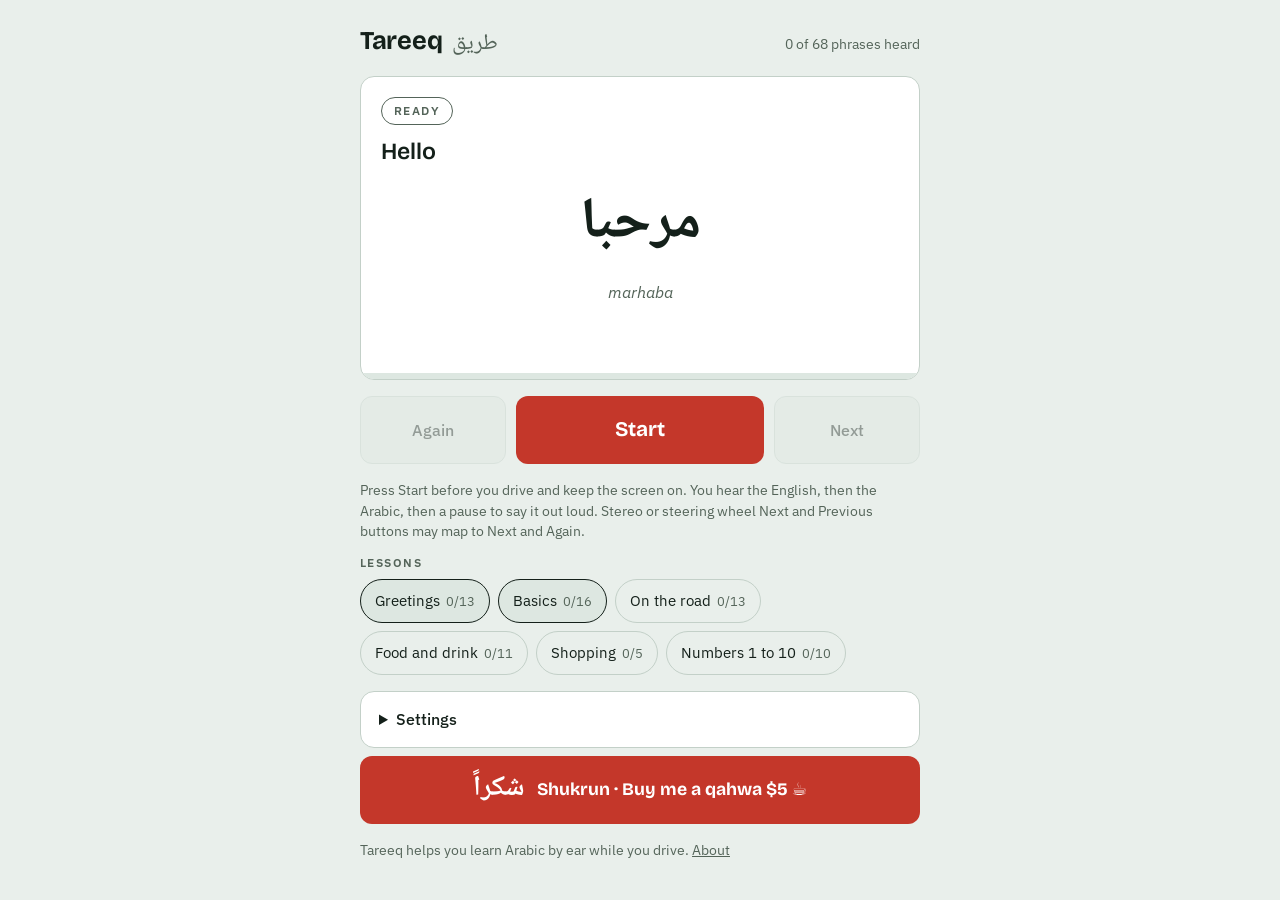
<file: index.html>
<!doctype html>
<html lang="en">
<head>
  <meta charset="utf-8">
  <meta name="viewport" content="width=device-width,initial-scale=1,viewport-fit=cover">
  <title>Tareeq: Learn Arabic Hands-Free While You Drive</title>
  <meta name="description" content="Study the Arabic language while you drive. Tareeq is a hands-free audio app to learn Arabic, starting with Palestinian Arabic. Just listen and speak.">
  <meta name="keywords" content="learn arabic, study arabic language, learn arabic online, learn palestinian arabic, learn levantine arabic, arabic audio lessons, learn arabic while driving, arabic language app, spoken arabic, arabic listening practice">
  <meta name="robots" content="index, follow, max-image-preview:large">
  <meta name="theme-color" content="#101513">
  <link rel="canonical" href="https://tareeqapp.com/">

  <meta property="og:type" content="website">
  <meta property="og:site_name" content="Tareeq">
  <meta property="og:locale" content="en_US">
  <meta property="og:url" content="https://tareeqapp.com/">
  <meta property="og:title" content="Learn Arabic While You Drive | Tareeq">
  <meta property="og:description" content="Hands-free audio lessons to study the Arabic language, starting with Palestinian Arabic. Just listen and speak.">
  <meta property="og:image" content="https://tareeqapp.com/og-image.png">
  <meta property="og:image:type" content="image/png">
  <meta property="og:image:width" content="1200">
  <meta property="og:image:height" content="630">
  <meta property="og:image:alt" content="Tareeq logo, the Arabic word طريق in gold, and the line: Learn Arabic while you drive.">

  <meta name="twitter:card" content="summary_large_image">
  <meta name="twitter:title" content="Learn Arabic While You Drive | Tareeq">
  <meta name="twitter:description" content="Hands-free audio lessons to study the Arabic language, starting with Palestinian Arabic.">
  <meta name="twitter:image" content="https://tareeqapp.com/twitter-card.png">
  <meta name="twitter:image:alt" content="Tareeq logo, the Arabic word طريق in gold, and the line: Learn Arabic while you drive.">

  <link rel="icon" href="/favicon.svg" type="image/svg+xml">
  <link rel="icon" href="/favicon-32.png" sizes="32x32" type="image/png">
  <link rel="apple-touch-icon" href="/apple-touch-icon.png">
  <link rel="manifest" href="/site.webmanifest">

  <script type="application/ld+json">
  {"@context":"https://schema.org","@graph":[
    {"@type":"WebSite","@id":"https://tareeqapp.com/#website","url":"https://tareeqapp.com/","name":"Tareeq","description":"Hands-free audio app to learn Arabic while you drive.","inLanguage":"en"},
    {"@type":"SoftwareApplication","@id":"https://tareeqapp.com/#app","name":"Tareeq","alternateName":"طريق","description":"Study the Arabic language by ear. Tareeq is a hands-free audio trainer that teaches Palestinian Arabic while you drive.","applicationCategory":"EducationalApplication","operatingSystem":"Web","url":"https://tareeqapp.com/","image":"https://tareeqapp.com/og-image.png","teaches":"Palestinian Arabic"}
  ]}
  </script>
  <meta name="claude:viewport-fit-sides" content="cover">
  <style>[hidden]:not([hidden=until-found i]){display:none!important}</style>
  <link rel="stylesheet" href="https://fonts.googleapis.com/css2?family=Bricolage+Grotesque:opsz,wght@12..96,600;12..96,700&family=IBM+Plex+Sans:wght@400;500&family=Noto+Naskh+Arabic:wght@500;700&display=swap">
  <!-- Google tag (gtag.js) -->
  <script async src="https://www.googletagmanager.com/gtag/js?id=G-NZSZ9PTTD1"></script>
  <script>
    window.dataLayer = window.dataLayer || [];
    function gtag(){dataLayer.push(arguments);}
    gtag('js', new Date());
    gtag('config', 'G-NZSZ9PTTD1');
  </script>
</head>
<body>
<style>
/* Layout: single-column driver console. Phrase card on top, three large transport buttons, then lesson chips and settings. Dark-first for night driving. */
:root {
  --bg: #101513;
  --surface: #18201c;
  --surface-2: #222c27;
  --line: #2f3b35;
  --fg: #eef2ec;
  --muted: #9fada4;
  --accent: #e8604c;
  --accent-fg: #1a0d0a;
  --good: #9bc47a;
  --font-display: 'Bricolage Grotesque', system-ui, sans-serif;
  --font-body: 'IBM Plex Sans', system-ui, sans-serif;
  --font-ar: 'Noto Naskh Arabic', 'Geeza Pro', 'Segoe UI', serif;
  color-scheme: dark;
}
@media (prefers-color-scheme: light) {
  :root:not([data-theme="dark"]) {
    --bg: #e9efeb; --surface: #ffffff; --surface-2: #dde7e1; --line: #c3d0c8;
    --fg: #14201a; --muted: #546459; --accent: #c4372a; --accent-fg: #ffffff; --good: #3f7a3a;
    color-scheme: light;
  }
}
:root[data-theme="light"] {
  --bg: #e9efeb; --surface: #ffffff; --surface-2: #dde7e1; --line: #c3d0c8;
  --fg: #14201a; --muted: #546459; --accent: #c4372a; --accent-fg: #ffffff; --good: #3f7a3a;
  color-scheme: light;
}

* { box-sizing: border-box; }
body {
  background: var(--bg);
  color: var(--fg);
  font-family: var(--font-body);
  font-size: 16px;
  line-height: 1.45;
  padding-left: max(16px, env(safe-area-inset-left, 0px));
  padding-right: max(16px, env(safe-area-inset-right, 0px));
  padding-block: 20px 32px;
  min-height: 100%;
}
body.dim { background: #000; }
body.dim .app { filter: brightness(0.3); }
body.dim .card .en, body.dim .card .ar, body.dim .card .tr { opacity: 0; }

.app { max-width: 560px; margin: 0 auto; display: flex; flex-direction: column; gap: 16px; }

header { display: flex; align-items: baseline; justify-content: space-between; gap: 12px; flex-wrap: wrap; }
.brand { display: flex; align-items: baseline; gap: 10px; }
.brand h1 { font: 700 1.6rem/1 var(--font-display); letter-spacing: -0.01em; margin: 0; }
.brand .ar-name { font-family: var(--font-ar); font-size: 1.4rem; color: var(--muted); }
.learned { color: var(--muted); font-size: 0.875rem; font-variant-numeric: tabular-nums; }

.card {
  background: var(--surface);
  border: 1px solid var(--line);
  border-radius: 14px;
  padding: 20px 20px 0;
  min-height: 19rem;
  display: flex; flex-direction: column; gap: 12px;
  overflow: hidden;
  --stage: var(--muted);
}
.card[data-stage="say"], .card[data-stage="say2"] { --stage: var(--accent); }
.card[data-stage="answer"] { --stage: var(--good); }
.stage {
  align-self: flex-start;
  font: 600 0.75rem/1 var(--font-body);
  letter-spacing: 0.12em; text-transform: uppercase;
  color: var(--stage);
  border: 1px solid var(--stage);
  border-radius: 999px;
  padding: 7px 12px;
}
.en { font: 600 1.45rem/1.25 var(--font-display); text-wrap: balance; margin: 0; }
.ar {
  font-family: var(--font-ar); font-weight: 700;
  font-size: clamp(2.4rem, 11vw, 3.6rem); line-height: 1.5;
  direction: rtl; text-align: center; margin: 4px 0 0;
}
.tr { text-align: center; color: var(--muted); font-style: italic; margin: 0; min-height: 1.45em; }
.card .en, .card .ar, .card .tr { transition: opacity 0.2s; }
.card.hide-ar .ar, .card.hide-ar .tr { visibility: hidden; }
.bar { margin: auto -20px 0; height: 6px; background: var(--surface-2); }
.bar i { display: block; height: 100%; width: 0; background: var(--stage); transition: width 0.1s linear; }

.controls { display: grid; grid-template-columns: 1fr 1.7fr 1fr; gap: 10px; }
button { font: inherit; color: inherit; cursor: pointer; }
.btn {
  min-height: 68px; border-radius: 12px;
  border: 1px solid var(--line); background: var(--surface-2);
  font-weight: 500; font-size: 1rem;
}
.btn.primary {
  background: var(--accent); color: var(--accent-fg); border-color: transparent;
  font: 700 1.3rem/1 var(--font-display);
}
.btn:disabled { opacity: 0.4; cursor: default; }
button:focus-visible, summary:focus-visible, input:focus-visible, select:focus-visible { outline: 3px solid var(--fg); outline-offset: 2px; }
.hint { margin: 0; color: var(--muted); font-size: 0.875rem; }

h2 { font: 600 0.75rem/1 var(--font-body); letter-spacing: 0.12em; text-transform: uppercase; color: var(--muted); margin: 0 0 10px; }
.chips { display: flex; flex-wrap: wrap; gap: 8px; }
.chip {
  border: 1px solid var(--line); background: transparent; border-radius: 999px;
  padding: 10px 14px; font-size: 0.9375rem;
}
.chip small { color: var(--muted); font-variant-numeric: tabular-nums; margin-left: 6px; }
.chip[aria-pressed="true"] { background: var(--surface-2); border-color: var(--fg); }

details { background: var(--surface); border: 1px solid var(--line); border-radius: 14px; }
summary { padding: 16px 18px; cursor: pointer; font-weight: 500; }
.settings-body { padding: 0 18px 18px; display: flex; flex-direction: column; gap: 16px; }
.field { display: flex; flex-direction: column; gap: 6px; min-width: 0; }
.field label { display: flex; justify-content: space-between; gap: 12px; font-size: 0.9375rem; }
.field output { color: var(--muted); font-variant-numeric: tabular-nums; }
input[type="range"] { width: 100%; accent-color: var(--accent); }
select {
  width: 100%; min-width: 0; padding: 12px; border-radius: 10px;
  background: var(--surface-2); color: var(--fg); border: 1px solid var(--line); font: inherit;
}
.row { display: flex; gap: 10px; flex-wrap: wrap; }
.row .btn { min-height: 48px; padding: 0 16px; }
.note { color: var(--muted); font-size: 0.875rem; margin: 0; }
.note.warn { color: var(--accent); }

@media (prefers-reduced-motion: reduce) { .bar i, .card .en, .card .ar, .card .tr { transition: none; } }
</style>

<main class="app">
  <header>
    <div class="brand"><h1>Tareeq</h1><span class="ar-name" lang="ar" dir="rtl">طريق</span></div>
    <span class="learned" id="learned"></span>
  </header>

  <section class="card" id="card" data-stage="ready" aria-live="polite">
    <div class="stage" id="stage">Ready</div>
    <p class="en" id="en"></p>
    <p class="ar" id="ar" lang="ar" dir="rtl"></p>
    <p class="tr" id="tr"></p>
    <div class="bar"><i id="barfill"></i></div>
  </section>

  <p class="note warn" id="alert" role="alert" hidden></p>

  <div class="controls">
    <button class="btn" id="again" disabled>Again</button>
    <button class="btn primary" id="go">Start</button>
    <button class="btn" id="skip" disabled>Next</button>
  </div>
  <p class="hint" id="hint">Press Start before you drive and keep the screen on. You hear the English, then the Arabic, then a pause to say it out loud. Stereo or steering wheel Next and Previous buttons may map to Next and Again.</p>

  <section>
    <h2>Lessons</h2>
    <div class="chips" id="chips"></div>
  </section>

  <details>
    <summary>Settings</summary>
    <div class="settings-body">
      <div class="field">
        <label for="gap">Pause for your answer <output id="gapOut"></output></label>
        <input type="range" id="gap" min="2" max="10" step="0.5">
      </div>
      <div class="field">
        <label for="rate">Speech speed <output id="rateOut"></output></label>
        <input type="range" id="rate" min="0.6" max="1.1" step="0.05">
      </div>
      <div class="field">
        <label for="arVoice">Arabic voice</label>
        <select id="arVoice"></select>
      </div>
      <div class="field">
        <label for="enVoice">English voice</label>
        <select id="enVoice"></select>
      </div>
      <div class="row">
        <button class="btn" id="test">Test voices</button>
        <button class="btn" id="dim">Dim screen</button>
        <button class="btn" id="reset">Reset progress</button>
      </div>
      <p class="note" id="voiceNote"></p>
      <p class="note">Phrases are Palestinian (Levantine) Arabic in masculine forms, as spoken by or to a man. Phone voices read standard Arabic, so the accent will sound more formal than a Palestinian speaker. Have a native speaker check the phrases before you rely on them.</p>
    </div>
  </details>
</main>

<script>
(function () {
  'use strict';

  /* ---------- Content: [English, Arabic, transliteration] ---------- */
  var PACKS = [
    { id: 'greet', name: 'Greetings', items: [
      ['Hello', 'مرحبا', 'marhaba'],
      ['Hello (warm reply)', 'أهلين', 'ahlayn'],
      ['Good morning', 'صباح الخير', 'sabaah el-khayr'],
      ['Good morning (reply)', 'صباح النور', 'sabaah en-noor'],
      ['Good evening', 'مسا الخير', 'masa el-khayr'],
      ['How are you?', 'كيفك؟', 'keefak?'],
      ['Good, thank God', 'منيح، الحمد لله', 'mneeh, el-hamdulillah'],
      ['Thank you', 'شكراً', 'shukran'],
      ['No problem', 'ولا يهمك', 'wala yihimmak'],
      ['Please / excuse me', 'لو سمحت', 'law samaht'],
      ["I'm sorry", 'آسف', 'aasef'],
      ['Goodbye', 'مع السلامة', 'ma3 es-salaame'],
      ['See you later', 'بشوفك بعدين', 'bashoofak ba3deen']
    ]},
    { id: 'basics', name: 'Basics', items: [
      ['Yes', 'إيه', 'eeh'],
      ['No', 'لا', 'la'],
      ["I don't understand", 'ما فهمت', 'ma fhimt'],
      ["I don't know", 'ما بعرف', 'ma ba3ref'],
      ['Can you repeat that?', 'ممكن تعيد؟', 'mumkin te3eed?'],
      ['Slowly, please', 'احكي شوي شوي، لو سمحت', 'ihki shway shway, law samaht'],
      ["I'm learning Arabic", 'عم بتعلم عربي', '3am bet3allam 3arabi'],
      ["What's your name?", 'شو اسمك؟', 'shu ismak?'],
      ['Where are you from?', 'من وين إنت؟', 'min wayn inte?'],
      ['Do you speak English?', 'بتحكي إنجليزي؟', 'bethki inglizi?'],
      ["What's this?", 'شو هاد؟', 'shu hada?'],
      ['Why?', 'ليش؟', 'leish?'],
      ['Now', 'هلأ', 'hallaa'],
      ['A little', 'شوي', 'shway'],
      ['A lot / very', 'كتير', 'ktir'],
      ['Very good', 'كتير منيح', 'ktir mneeh']
    ]},
    { id: 'road', name: 'On the road', items: [
      ['On the right', 'على اليمين', '3ala el-yameen'],
      ['On the left', 'على الشمال', '3ala esh-shmaal'],
      ['Straight ahead', 'دغري', 'dughri'],
      ['Stop here', 'وقف هون', 'waqqef hoon'],
      ['Where is the petrol station?', 'وين محطة البنزين؟', 'wayn mahattet el-banzeen?'],
      ['Where is the bathroom?', 'وين الحمام؟', 'wayn el-hammaam?'],
      ['How far is it?', 'قديش بعيد؟', 'addaysh ba3eed?'],
      ["There's a lot of traffic", 'في زحمة كتير', 'fi zahme ktir'],
      ['Slow down', 'هدي شوي', 'haddi shway'],
      ['The road is closed', 'الطريق مسكر', 'et-tareeq msakkar'],
      ["I'm lost", 'أنا تايه', 'ana taayeh'],
      ['Wait a moment', 'استنى شوي', 'istanna shway'],
      ["Let's go", 'يلا', 'yalla']
    ]},
    { id: 'food', name: 'Food and drink', items: [
      ['I want water', 'بدي مي', 'biddi may'],
      ['I want coffee', 'بدي قهوة', 'biddi ahwe'],
      ['I want tea', 'بدي شاي', 'biddi shay'],
      ["I'm hungry", 'أنا جوعان', 'ana joo3an'],
      ["I'm thirsty", 'أنا عطشان', 'ana 3atshan'],
      ['Bread', 'خبز', 'khubz'],
      ['Without sugar', 'بدون سكر', 'bidoon sukkar'],
      ['A table for two', 'طاولة لإثنين', 'taawle la-itneen'],
      ['Delicious', 'كتير زاكي', 'ktir zaki'],
      ['The bill, please', 'الحساب، لو سمحت', 'el-hisaab, law samaht'],
      ['Bon appetit', 'صحتين', 'sahtayn']
    ]},
    { id: 'shop', name: 'Shopping', items: [
      ['How much is this?', 'قديش هاد؟', 'addaysh hada?'],
      ['Too expensive', 'كتير غالي', 'ktir ghaali'],
      ['Is there anything cheaper?', 'في أرخص؟', 'fi arkhas?'],
      ['Do you have water?', 'عندك مي؟', '3indak may?'],
      ["I'll take it", 'باخده', 'baakhdo']
    ]},
    { id: 'num', name: 'Numbers 1 to 10', items: [
      ['One', 'واحد', 'waahed'],
      ['Two', 'تنين', 'tneen'],
      ['Three', 'تلاتة', 'talaate'],
      ['Four', 'أربعة', 'arba3a'],
      ['Five', 'خمسة', 'khamse'],
      ['Six', 'ستة', 'sitte'],
      ['Seven', 'سبعة', 'sab3a'],
      ['Eight', 'تمانية', 'tmaanye'],
      ['Nine', 'تسعة', 'tis3a'],
      ['Ten', 'عشرة', '3ashra']
    ]}
  ];

  var ALL = [];
  PACKS.forEach(function (p) {
    p.items.forEach(function (it, i) {
      ALL.push({ id: p.id + i, pack: p.id, packName: p.name, en: it[0], ar: it[1], tr: it[2] });
    });
  });

  /* ---------- State ---------- */
  var S = {
    running: false, token: 0, turn: 0, cur: null, skip: false, replay: null,
    packs: ['greet', 'basics'], gap: 5, rate: 0.9, arVoice: '', enVoice: '',
    wl: null, dim: false, started: false
  };
  var prog = {};      // id -> { step, seen }, persisted
  var due = {};       // id -> turn number, per session
  var STEPS = [2, 4, 8, 16, 32];
  var KEY = 'tareeq.v1';

  function load() {
    try {
      var raw = localStorage.getItem(KEY);
      if (!raw) return;
      var d = JSON.parse(raw);
      if (Array.isArray(d.packs) && d.packs.length) S.packs = d.packs;
      if (typeof d.gap === 'number') S.gap = d.gap;
      if (typeof d.rate === 'number') S.rate = d.rate;
      if (typeof d.arVoice === 'string') S.arVoice = d.arVoice;
      if (typeof d.enVoice === 'string') S.enVoice = d.enVoice;
      if (d.prog && typeof d.prog === 'object') prog = d.prog;
    } catch (e) {}
  }
  function save() {
    try {
      localStorage.setItem(KEY, JSON.stringify({
        packs: S.packs, gap: S.gap, rate: S.rate, arVoice: S.arVoice, enVoice: S.enVoice, prog: prog
      }));
    } catch (e) {}
  }

  /* ---------- Scheduler (expanding intervals, measured in phrases) ---------- */
  // SCHED-BEGIN
  function activeItems() {
    return ALL.filter(function (i) { return S.packs.indexOf(i.pack) !== -1; });
  }
  function isSeen(it) { return !!(prog[it.id] && prog[it.id].seen); }
  function startSession() {
    S.turn = 0; due = {};
    var seen = activeItems().filter(isSeen).sort(function (a, b) { return prog[a.id].step - prog[b.id].step; });
    seen.forEach(function (it, r) { due[it.id] = 1 + 2 * r; });
    S.started = true;
  }
  function nextItem() {
    var act = activeItems();
    if (!act.length) return null;
    act.forEach(function (it) { if (isSeen(it) && due[it.id] === undefined) due[it.id] = S.turn + 1; });
    var best = null;
    act.forEach(function (it) {
      var d = due[it.id];
      if (d !== undefined && d <= S.turn && (best === null || d < due[best.id])) best = it;
    });
    if (best) return { item: best, isNew: false };
    var fresh = null;
    for (var k = 0; k < act.length; k++) {
      if (due[act[k].id] === undefined && !isSeen(act[k])) { fresh = act[k]; break; }
    }
    if (fresh) return { item: fresh, isNew: true };
    var soon = act.filter(function (i) { return due[i.id] !== undefined; })
      .sort(function (a, b) { return due[a.id] - due[b.id]; })[0];
    return soon ? { item: soon, isNew: false } : null;
  }
  function schedule(pick) {
    var p = prog[pick.item.id] || (prog[pick.item.id] = { step: 0, seen: 0 });
    p.seen++;
    if (pick.again) p.step = 0;
    else if (!pick.isNew) p.step = Math.min(p.step + 1, STEPS.length - 1);
    due[pick.item.id] = S.turn + STEPS[p.step];
  }
  // SCHED-END

  /* ---------- DOM ---------- */
  var $ = function (id) { return document.getElementById(id); };
  var card = $('card'), stageEl = $('stage'), enEl = $('en'), arEl = $('ar'), trEl = $('tr'), bar = $('barfill');
  var goBtn = $('go'), againBtn = $('again'), skipBtn = $('skip');

  var STAGE_TEXT = { ready: 'Ready', listen: 'Listen', say: 'Your turn', say2: 'Say it again', answer: 'Answer', rest: 'Next up', paused: 'Paused' };

  function setStage(st, pick) {
    var label = STAGE_TEXT[st] || st;
    if (st === 'say' && pick && pick.isNew) label = 'Repeat after me';
    stageEl.textContent = label;
    card.dataset.stage = st === 'rest' ? 'ready' : st;
    var hide = pick && !pick.isNew && st === 'listen';
    card.classList.toggle('hide-ar', !!hide);
  }
  function setBar(f) { bar.style.width = Math.max(0, Math.min(1, f)) * 100 + '%'; }
  function showItem(it) {
    enEl.textContent = it.en;
    arEl.textContent = it.ar;
    trEl.textContent = it.tr;
  }
  function renderLearned() {
    var seen = ALL.filter(isSeen).length;
    $('learned').textContent = seen + ' of ' + ALL.length + ' phrases heard';
  }
  function renderChips() {
    var box = $('chips');
    box.textContent = '';
    PACKS.forEach(function (p) {
      var heard = ALL.filter(function (i) { return i.pack === p.id && isSeen(i); }).length;
      var b = document.createElement('button');
      b.className = 'chip';
      b.type = 'button';
      b.setAttribute('aria-pressed', S.packs.indexOf(p.id) !== -1 ? 'true' : 'false');
      b.appendChild(document.createTextNode(p.name));
      var sm = document.createElement('small');
      sm.textContent = heard + '/' + p.items.length;
      b.appendChild(sm);
      b.addEventListener('click', function () {
        var i = S.packs.indexOf(p.id);
        if (i === -1) S.packs.push(p.id);
        else if (S.packs.length > 1) S.packs.splice(i, 1);
        save(); renderChips(); if (!S.running) preview();
      });
      box.appendChild(b);
    });
  }
  function preview() {
    var act = activeItems();
    var it = act.filter(function (i) { return !isSeen(i); })[0] || act[0];
    if (!it) return;
    showItem(it);
    setStage('ready', { isNew: true });
    setBar(0);
  }
  function updateButtons() {
    goBtn.textContent = S.running ? 'Pause' : 'Start';
    againBtn.disabled = !S.running;
    skipBtn.disabled = !S.running;
    try { if ('mediaSession' in navigator) navigator.mediaSession.playbackState = S.running ? 'playing' : 'paused'; } catch (e) {}
  }

  /* ---------- Voices ---------- */
  var voices = [];
  var AR_PREF = ['ar-PS', 'ar-JO', 'ar-LB', 'ar-SY', 'ar-EG', 'ar-SA', 'ar-AE'];
  var EN_PREF = ['en-AU', 'en-GB', 'en-US'];
  function norm(l) { return (l || '').replace('_', '-'); }
  function pickVoice(prefix, prefs, name) {
    var pool = voices.filter(function (v) { return norm(v.lang).toLowerCase().indexOf(prefix) === 0; });
    if (name) { var m = pool.filter(function (v) { return v.name === name; })[0]; if (m) return m; }
    for (var i = 0; i < prefs.length; i++) {
      var f = pool.filter(function (v) { return norm(v.lang).toLowerCase() === prefs[i].toLowerCase(); })[0];
      if (f) return f;
    }
    return pool[0] || null;
  }
  function voiceAr() { return pickVoice('ar', AR_PREF, S.arVoice); }
  function voiceEn() { return pickVoice('en', EN_PREF, S.enVoice); }
  function fillSelect(sel, prefix, current) {
    sel.textContent = '';
    var auto = document.createElement('option');
    auto.value = ''; auto.textContent = 'Automatic';
    sel.appendChild(auto);
    voices.filter(function (v) { return norm(v.lang).toLowerCase().indexOf(prefix) === 0; }).forEach(function (v) {
      var o = document.createElement('option');
      o.value = v.name; o.textContent = v.name + ' (' + norm(v.lang) + ')';
      sel.appendChild(o);
    });
    sel.value = current;
    if (sel.value !== current) sel.value = '';
  }
  function loadVoices() {
    try { voices = window.speechSynthesis.getVoices() || []; } catch (e) { voices = []; }
    fillSelect($('arVoice'), 'ar', S.arVoice);
    fillSelect($('enVoice'), 'en', S.enVoice);
    var note = $('voiceNote');
    if (!('speechSynthesis' in window)) {
      note.textContent = 'This browser has no speech synthesis, so the app cannot talk.';
      note.className = 'note warn';
    } else if (voices.length && !voiceAr()) {
      note.textContent = 'No Arabic voice found on this device. Add one in your phone text-to-speech settings, then reload.';
      note.className = 'note warn';
    } else {
      var v = voiceAr();
      note.textContent = v ? 'Arabic voice in use: ' + v.name + ' (' + norm(v.lang) + ').' : '';
      note.className = 'note';
    }
  }

  /* ---------- Audio primitives ---------- */
  function cancelled(my) { return my !== S.token || !S.running; }

  var VOICE_HELP = 'Install an Arabic voice (Android: Google Text-to-speech settings. iPhone: Accessibility, Spoken Content, Voices), then reload this page.';
  function showAlert(msg) {
    var a = $('alert');
    a.textContent = msg;
    a.hidden = !msg;
  }

  function speak(text, lang, rate, my) {
    return new Promise(function (resolve) {
      if (cancelled(my) || S.skip || !('speechSynthesis' in window)) return resolve();
      var u = new SpeechSynthesisUtterance(text);
      var v = lang === 'ar' ? voiceAr() : voiceEn();
      if (v) { u.voice = v; u.lang = v.lang; } else { u.lang = lang === 'ar' ? 'ar-SA' : 'en-AU'; }
      if (lang === 'ar' && !v) showAlert('No Arabic voice found on this device, so Arabic cannot be spoken. ' + VOICE_HELP);
      u.rate = rate;
      var done = false, to = null, poll = null, t0 = performance.now();
      function fin() {
        if (done) return;
        done = true; clearTimeout(to); clearInterval(poll); resolve();
      }
      u.onend = function () {
        if (lang === 'ar' && !cancelled(my) && !S.skip && text.length > 3) {
          if (performance.now() - t0 < 250) showAlert('The Arabic voice finished instantly, so it made no sound. Choose a different Arabic voice in Settings. ' + VOICE_HELP);
          else showAlert('');
        }
        fin();
      };
      u.onerror = function (e) {
        var err = e && e.error;
        if (lang === 'ar' && err && err !== 'canceled' && err !== 'interrupted') showAlert('The Arabic voice failed (' + err + '). ' + VOICE_HELP);
        fin();
      };
      to = setTimeout(fin, 12000 + text.length * 250);
      poll = setInterval(function () {
        if (cancelled(my) || S.skip) { try { window.speechSynthesis.cancel(); } catch (e) {} fin(); }
      }, 120);
      setBar(0);
      window.speechSynthesis.speak(u);
    });
  }

  function wait(ms, my) {
    return new Promise(function (resolve) {
      var t0 = performance.now();
      var iv = setInterval(function () {
        var f = (performance.now() - t0) / ms;
        setBar(f);
        if (f >= 1 || cancelled(my) || S.skip) { clearInterval(iv); resolve(); }
      }, 100);
    });
  }

  /* ---------- Lesson loop ---------- */
  async function playTurn(pick, my) {
    S.skip = false;
    var it = pick.item, r = S.rate, g = S.gap * 1000;
    var cue = it.en.replace(/\s*\(.*?\)/g, '');
    var steps = pick.isNew ? [
      ['listen', function () { return speak('New phrase. ' + cue, 'en', r, my); }],
      ['answer', function () { return speak(it.ar, 'ar', r, my); }],
      ['say', function () { return wait(g * 0.8, my); }],
      ['answer', function () { return speak(it.ar, 'ar', r * 0.8, my); }],
      ['say', function () { return wait(g * 0.8, my); }],
      ['answer', function () { return speak(it.ar, 'ar', r, my); }],
      ['rest', function () { return wait(900, my); }]
    ] : [
      ['listen', function () { return speak(cue, 'en', r, my); }],
      ['answer', function () { return speak(it.ar, 'ar', r, my); }],
      ['say', function () { return wait(g, my); }],
      ['rest', function () { return wait(700, my); }]
    ];
    for (var k = 0; k < steps.length; k++) {
      if (cancelled(my)) return false;
      if (S.skip) return 'skip';
      setStage(steps[k][0], pick);
      await steps[k][1]();
    }
    if (cancelled(my)) return false;
    return S.skip ? 'skip' : true;
  }

  async function run() {
    var my = ++S.token;
    S.running = true;
    updateButtons();
    startKeepAlive();
    acquireWake();
    if (!S.started) startSession();
    while (S.running && my === S.token) {
      var pick = S.replay || nextItem();
      S.replay = null;
      if (!pick) { stop(); setStage('paused'); break; }
      S.cur = pick.item;
      showItem(pick.item);
      setMedia(pick.item);
      var res = await playTurn(pick, my);
      if (res === false) break;
      schedule(pick);
      S.turn++;
      save(); renderLearned(); renderChips();
    }
  }

  function stop() {
    S.running = false;
    S.token++;
    try { window.speechSynthesis.cancel(); } catch (e) {}
    stopKeepAlive();
    releaseWake();
    updateButtons();
    setStage('paused');
    setBar(0);
  }
  function toggle() { if (S.running) stop(); else run(); }
  function again() {
    if (!S.running || !S.cur) return;
    S.replay = { item: S.cur, isNew: false, again: true };
    try { window.speechSynthesis.cancel(); } catch (e) {}
    run();
  }
  function skip() {
    if (!S.running) return;
    S.skip = true;
    try { window.speechSynthesis.cancel(); } catch (e) {}
  }

  /* ---------- Phone integration (best effort) ---------- */
  var keepAudio = null;
  function wavURI() {
    var sr = 8000, n = sr, buf = new Uint8Array(44 + n), dv = new DataView(buf.buffer);
    function w(o, s) { for (var i = 0; i < s.length; i++) buf[o + i] = s.charCodeAt(i); }
    w(0, 'RIFF'); dv.setUint32(4, 36 + n, true); w(8, 'WAVE'); w(12, 'fmt ');
    dv.setUint32(16, 16, true); dv.setUint16(20, 1, true); dv.setUint16(22, 1, true);
    dv.setUint32(24, sr, true); dv.setUint32(28, sr, true); dv.setUint16(32, 1, true); dv.setUint16(34, 8, true);
    w(36, 'data'); dv.setUint32(40, n, true);
    buf.fill(128, 44);
    var s = '';
    for (var i = 0; i < buf.length; i++) s += String.fromCharCode(buf[i]);
    return 'data:audio/wav;base64,' + btoa(s);
  }
  function startKeepAlive() {
    try {
      if (!keepAudio) { keepAudio = new Audio(wavURI()); keepAudio.loop = true; }
      var p = keepAudio.play();
      if (p && p.catch) p.catch(function () {});
    } catch (e) {}
  }
  function stopKeepAlive() { try { if (keepAudio) keepAudio.pause(); } catch (e) {} }

  async function acquireWake() {
    try {
      if ('wakeLock' in navigator && !S.wl) {
        S.wl = await navigator.wakeLock.request('screen');
        S.wl.addEventListener('release', function () { S.wl = null; });
      }
    } catch (e) {}
  }
  function releaseWake() { try { if (S.wl) S.wl.release(); } catch (e) {} S.wl = null; }
  document.addEventListener('visibilitychange', function () {
    if (document.visibilityState === 'visible' && S.running && !S.wl) acquireWake();
  });

  function setMedia(it) {
    try {
      if ('mediaSession' in navigator && window.MediaMetadata) {
        navigator.mediaSession.metadata = new MediaMetadata({
          title: it.en.replace(/\s*\(.*?\)/g, ''), artist: 'Tareeq', album: it.packName
        });
      }
    } catch (e) {}
  }
  function initMediaKeys() {
    if (!('mediaSession' in navigator)) return;
    [['play', function () { if (!S.running) run(); }],
     ['pause', function () { if (S.running) stop(); }],
     ['nexttrack', skip],
     ['previoustrack', again]].forEach(function (a) {
      try { navigator.mediaSession.setActionHandler(a[0], a[1]); } catch (e) {}
    });
  }

  /* ---------- Wiring ---------- */
  goBtn.addEventListener('click', toggle);
  againBtn.addEventListener('click', again);
  skipBtn.addEventListener('click', skip);

  $('gap').addEventListener('input', function (e) { S.gap = parseFloat(e.target.value); $('gapOut').textContent = S.gap + ' s'; save(); });
  $('rate').addEventListener('input', function (e) { S.rate = parseFloat(e.target.value); $('rateOut').textContent = S.rate.toFixed(2) + 'x'; save(); });
  $('arVoice').addEventListener('change', function (e) { S.arVoice = e.target.value; save(); loadVoices(); });
  $('enVoice').addEventListener('change', function (e) { S.enVoice = e.target.value; save(); loadVoices(); });

  $('test').addEventListener('click', function () {
    if (S.running) return;
    var my = ++S.token;
    S.running = true;
    speak('Testing the English voice.', 'en', S.rate, my)
      .then(function () { return speak('مرحبا، كيفك؟ شو اسمك؟', 'ar', S.rate, my); })
      .then(function () { if (my === S.token) S.running = false; });
  });
  $('dim').addEventListener('click', function () {
    S.dim = !S.dim;
    document.body.classList.toggle('dim', S.dim);
    $('dim').textContent = S.dim ? 'Undim screen' : 'Dim screen';
  });
  var resetArmed = false;
  $('reset').addEventListener('click', function () {
    var b = $('reset');
    if (!resetArmed) {
      resetArmed = true; b.textContent = 'Tap again to confirm';
      setTimeout(function () { resetArmed = false; b.textContent = 'Reset progress'; }, 4000);
      return;
    }
    resetArmed = false; b.textContent = 'Reset progress';
    prog = {}; due = {}; S.started = false; S.turn = 0;
    save(); renderLearned(); renderChips(); if (!S.running) preview();
  });

  /* ---------- Init ---------- */
  load();
  $('gap').value = S.gap; $('gapOut').textContent = S.gap + ' s';
  $('rate').value = S.rate; $('rateOut').textContent = S.rate.toFixed(2) + 'x';
  renderChips(); renderLearned(); preview(); updateButtons(); initMediaKeys();
  loadVoices();
  if ('speechSynthesis' in window) window.speechSynthesis.onvoiceschanged = loadVoices;
})();
</script>
<footer class="site-foot">
  <p class="tip"><a class="btn primary" href="https://buy.stripe.com/14A3cn0LLggBaFifP6aAw09" target="_blank" rel="noopener"><span class="tip-ar" lang="ar" dir="rtl">شكراً</span><span>Shukrun · Buy me a qahwa $5 ☕</span></a></p>
  <p>Tareeq helps you learn Arabic by ear while you drive. <a href="/welcome.html">About</a></p>
</footer>
<style>
.site-foot{max-width:560px;margin:8px auto 0;color:var(--muted);font-size:.875rem}
.site-foot p{margin:0}.site-foot .tip{margin:0 0 16px;text-align:center}.site-foot .tip a{color:var(--accent-fg);text-decoration:none;display:flex;align-items:center;justify-content:center;flex-wrap:wrap;gap:4px 12px;padding:8px 20px}.site-foot .tip-ar{font:700 1.75rem/1.7 var(--font-ar)}.site-foot .tip a span:not(.tip-ar){font:700 1.1rem/1.3 var(--font-display)}.site-foot a{color:var(--muted)}
</style>
</body>
</html>
</file>
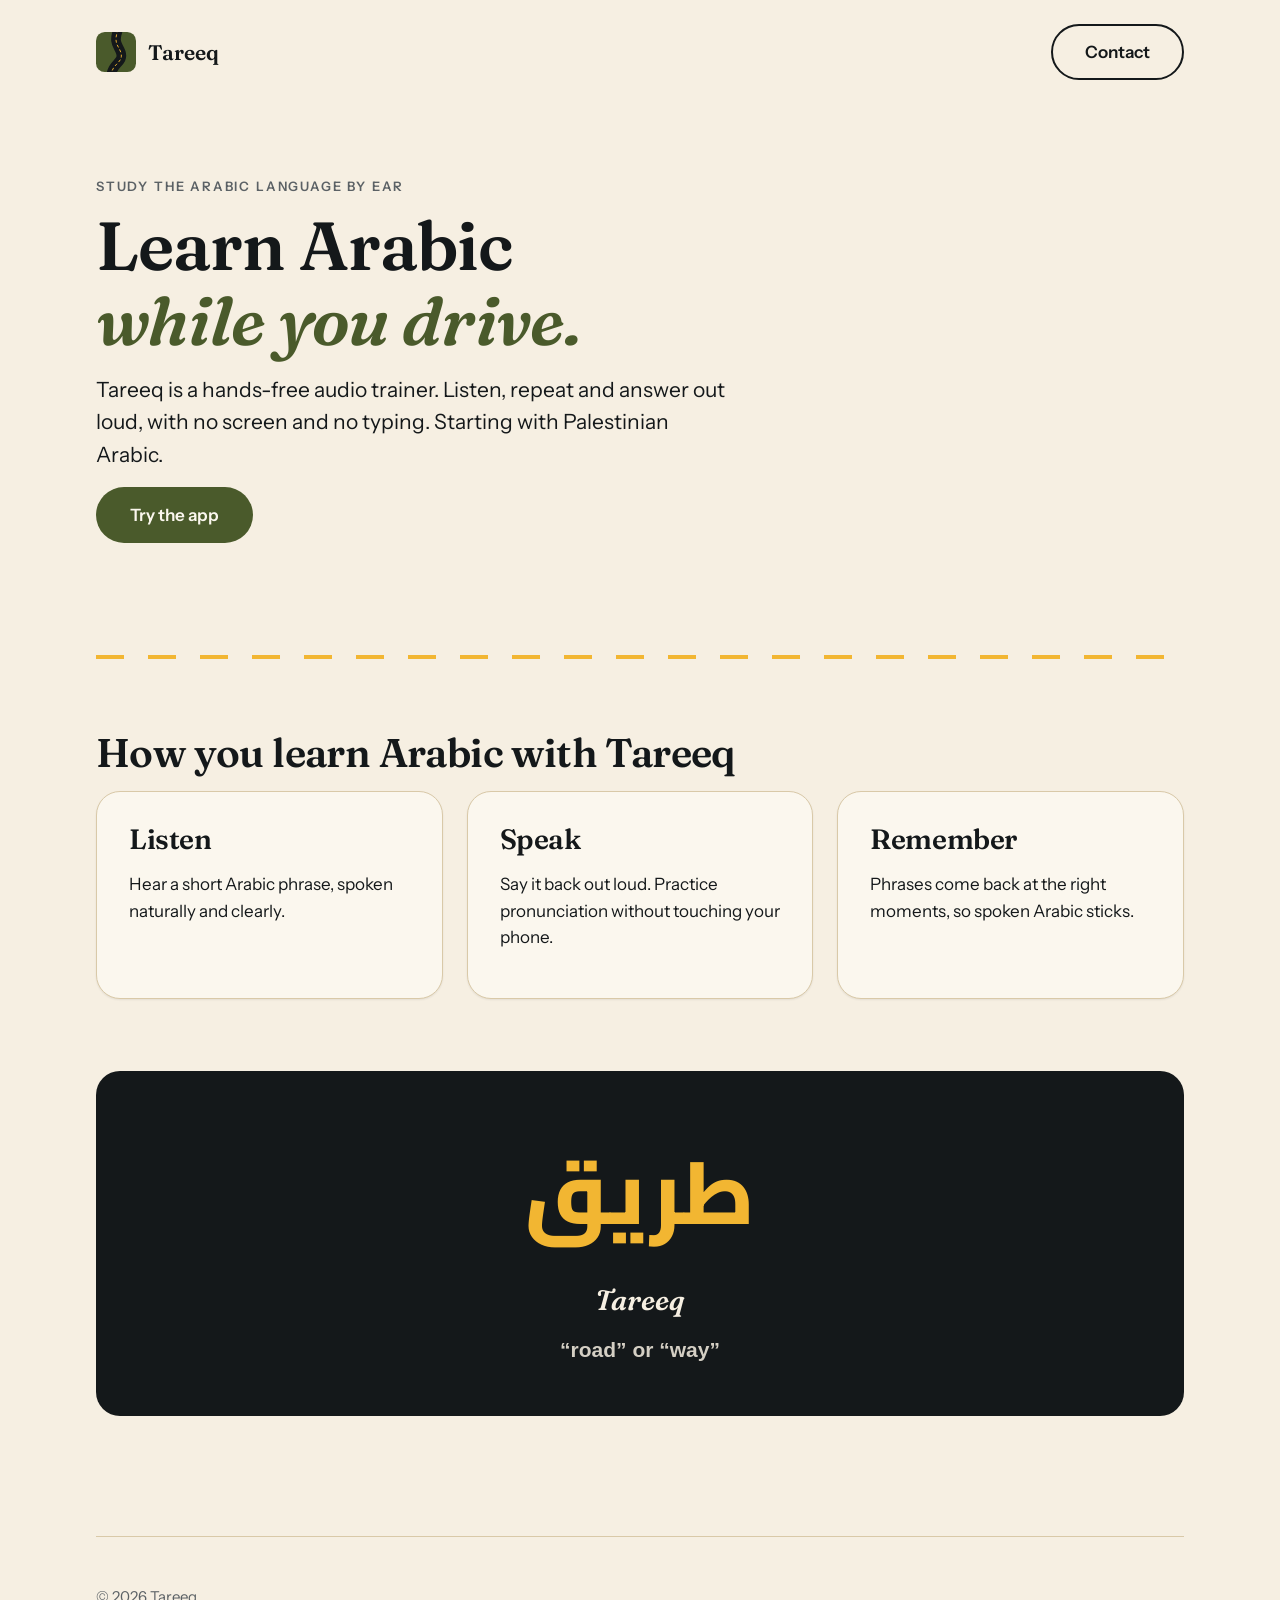
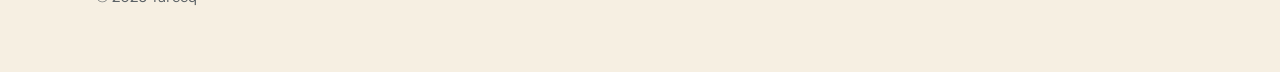
<file: welcome.html>
<!doctype html>
<html lang="en">
<head>
  <meta charset="utf-8">
  <meta name="viewport" content="width=device-width, initial-scale=1">

  <title>Learn Arabic Hands-Free | Tareeq Arabic Language App</title>
  <meta name="description" content="Study the Arabic language while you drive. Tareeq is a hands-free audio app to learn Arabic, starting with Palestinian Arabic. Just listen and speak.">
  <meta name="keywords" content="learn arabic, study arabic language, learn arabic online, learn palestinian arabic, learn levantine arabic, arabic audio lessons, learn arabic while driving, arabic language app, spoken arabic, arabic listening practice">
  <meta name="author" content="Tareeq">
  <meta name="robots" content="index, follow, max-image-preview:large">
  <meta name="theme-color" content="#f6efe2" media="(prefers-color-scheme: light)">
  <meta name="theme-color" content="#14181a" media="(prefers-color-scheme: dark)">
  <link rel="canonical" href="https://tareeqapp.com/welcome.html">

  <!-- Open Graph -->
  <meta property="og:type" content="website">
  <meta property="og:site_name" content="Tareeq">
  <meta property="og:locale" content="en_US">
  <meta property="og:url" content="https://tareeqapp.com/welcome.html">
  <meta property="og:title" content="Learn Arabic While You Drive | Tareeq">
  <meta property="og:description" content="Hands-free audio lessons to study the Arabic language, starting with Palestinian Arabic. Just listen and speak.">
  <meta property="og:image" content="https://tareeqapp.com/og-image.png">
  <meta property="og:image:type" content="image/png">
  <meta property="og:image:width" content="1200">
  <meta property="og:image:height" content="630">
  <meta property="og:image:alt" content="Tareeq logo, the Arabic word طريق in gold, and the line: Learn Arabic while you drive.">

  <!-- Twitter / X card -->
  <meta name="twitter:card" content="summary_large_image">
  <meta name="twitter:title" content="Learn Arabic While You Drive | Tareeq">
  <meta name="twitter:description" content="Hands-free audio lessons to study the Arabic language, starting with Palestinian Arabic.">
  <meta name="twitter:image" content="https://tareeqapp.com/twitter-card.png">
  <meta name="twitter:image:alt" content="Tareeq logo, the Arabic word طريق in gold, and the line: Learn Arabic while you drive.">

  <!-- Icons -->
  <link rel="icon" href="/favicon.svg" type="image/svg+xml">
  <link rel="icon" href="/favicon-32.png" sizes="32x32" type="image/png">
  <link rel="apple-touch-icon" href="/apple-touch-icon.png">
  <link rel="manifest" href="/site.webmanifest">

  <link rel="preload" href="/assets/fonts/fraunces-latin-600-normal.woff2" as="font" type="font/woff2" crossorigin>
  <link rel="stylesheet" href="/css/tokens.css">
  <link rel="stylesheet" href="/css/base.css">

  <script type="application/ld+json">
  {
    "@context": "https://schema.org",
    "@graph": [
      {
        "@type": "WebSite",
        "@id": "https://tareeqapp.com/#website",
        "url": "https://tareeqapp.com/",
        "name": "Tareeq",
        "description": "Hands-free audio app to learn Arabic while you drive.",
        "inLanguage": "en"
      },
      {
        "@type": "SoftwareApplication",
        "@id": "https://tareeqapp.com/#app",
        "name": "Tareeq",
        "alternateName": "طريق",
        "description": "Study the Arabic language by ear. Tareeq is a hands-free audio trainer that teaches Palestinian Arabic while you drive.",
        "applicationCategory": "EducationalApplication",
        "operatingSystem": "Web",
        "url": "https://tareeqapp.com/",
        "image": "https://tareeqapp.com/og-image.png",
        "teaches": "Palestinian Arabic"
      }
    ]
  }
  </script>
  <!-- Google tag (gtag.js) -->
  <script async src="https://www.googletagmanager.com/gtag/js?id=G-NZSZ9PTTD1"></script>
  <script>
    window.dataLayer = window.dataLayer || [];
    function gtag(){dataLayer.push(arguments);}
    gtag('js', new Date());
    gtag('config', 'G-NZSZ9PTTD1');
  </script>
</head>
<body>
  <a class="skip" href="#main">Skip to content</a>
  <div class="wrap">
    <header class="site-header">
      <a class="brand" href="/welcome.html"><img src="/assets/brand/tareeq-mark.svg" alt="" width="40" height="40">Tareeq</a>
      <a class="btn btn-ghost" href="mailto:contact@tareeqapp.com">Contact</a>
    </header>

    <main id="main">
      <section style="padding-block: var(--space-8) var(--space-7)">
        <p class="eyebrow">Study the Arabic language by ear</p>
        <h1>Learn Arabic<br><em style="color: var(--brand)">while you drive.</em></h1>
        <p style="font-size: var(--text-lg)">Tareeq is a hands-free audio trainer. Listen, repeat and answer out loud, with no screen and no typing. Starting with Palestinian Arabic.</p>
        <p><a class="btn btn-primary" href="/">Try the app</a></p>
      </section>

      <hr class="roadline">

      <section aria-labelledby="how" style="padding-block: var(--space-5)">
        <h2 id="how">How you learn Arabic with Tareeq</h2>
        <div style="display:grid; gap: var(--space-5); grid-template-columns: repeat(auto-fit, minmax(15rem, 1fr))">
          <div class="card"><h3>Listen</h3><p>Hear a short Arabic phrase, spoken naturally and clearly.</p></div>
          <div class="card"><h3>Speak</h3><p>Say it back out loud. Practice pronunciation without touching your phone.</p></div>
          <div class="card"><h3>Remember</h3><p>Phrases come back at the right moments, so spoken Arabic sticks.</p></div>
        </div>
      </section>

      <section style="padding-block: var(--space-7)">
        <div class="phrase" lang="ar">
          <div class="ar" dir="rtl">طريق</div>
          <div class="translit" lang="en">Tareeq</div>
          <div class="en" lang="en">“road” or “way”</div>
        </div>
      </section>
    </main>

    <footer class="site-footer">
      <p>© 2026 Tareeq</p>
    </footer>
  </div>
</body>
</html>
</file>
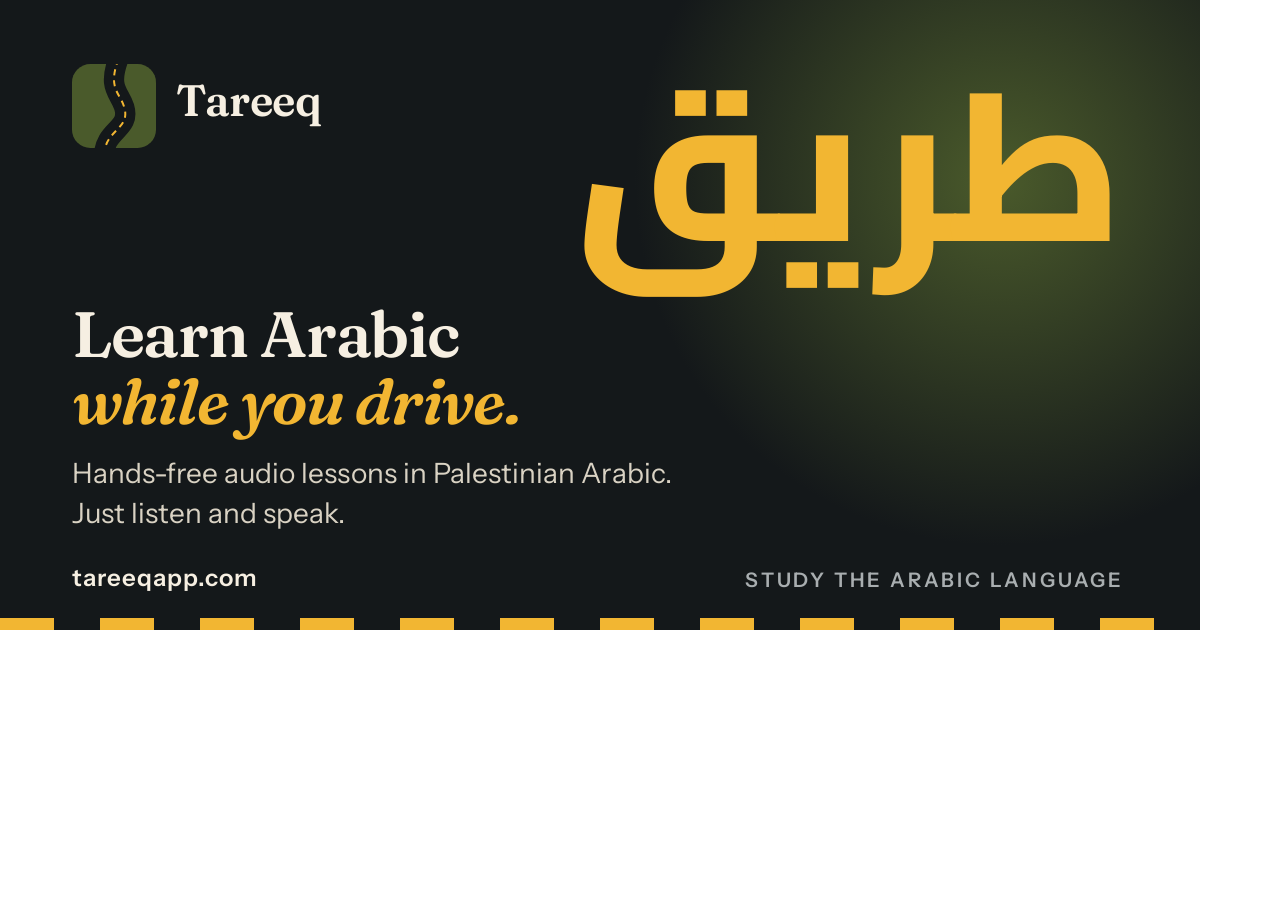
<file: social/og.html>
<!doctype html>
<html lang="en"><head><meta charset="utf-8">
<link rel="stylesheet" href="../css/tokens.css">
<style>
  html,body{margin:0}
  .card{width:1200px;height:var(--h,630px);position:relative;overflow:hidden;background:#14181a;color:#f6efe2;font-family:var(--font-body)}
  .glow{position:absolute;right:-180px;top:-200px;width:760px;height:760px;border-radius:50%;background:radial-gradient(circle,#4a5a2b 0%,rgba(74,90,43,0) 68%)}
  .mark{position:absolute;left:72px;top:64px;width:84px;height:84px}
  .brand{position:absolute;left:176px;top:78px;font:600 44px/1 var(--font-display);letter-spacing:-.01em}
  .ar{position:absolute;right:76px;top:48px;font:800 210px/1.15 var(--font-arabic);color:#f2b632;direction:rtl}
  .copy{position:absolute;left:72px;top:calc(var(--h,630px) - 330px);width:640px}
  h1{margin:0 0 20px;font:600 64px/1.05 var(--font-display);letter-spacing:-.02em}
  h1 em{font-style:italic;color:#f2b632}
  p{margin:0;font:400 28px/1.4 var(--font-body);color:#d9d2c3}
  .url{position:absolute;left:72px;bottom:38px;font:600 24px var(--font-body);letter-spacing:.04em;color:#f6efe2}
  .road{position:absolute;left:0;right:0;bottom:0;height:12px;background:repeating-linear-gradient(90deg,#f2b632 0 54px,transparent 54px 100px)}
  .tag{position:absolute;right:76px;bottom:38px;font:600 20px var(--font-body);letter-spacing:.14em;text-transform:uppercase;color:#a9aeb0}
</style></head><body>
<div class="card">
  <div class="glow"></div>
  <img class="mark" src="../assets/brand/tareeq-mark.svg" alt="">
  <div class="brand">Tareeq</div>
  <div class="ar" lang="ar" dir="rtl">طريق</div>
  <div class="copy">
    <h1>Learn Arabic<br><em>while you drive.</em></h1>
    <p>Hands-free audio lessons in Palestinian Arabic. Just listen and speak.</p>
  </div>
  <div class="url">tareeqapp.com</div>
  <div class="tag">Study the Arabic language</div>
  <div class="road"></div>
</div>
</body></html>
</file>
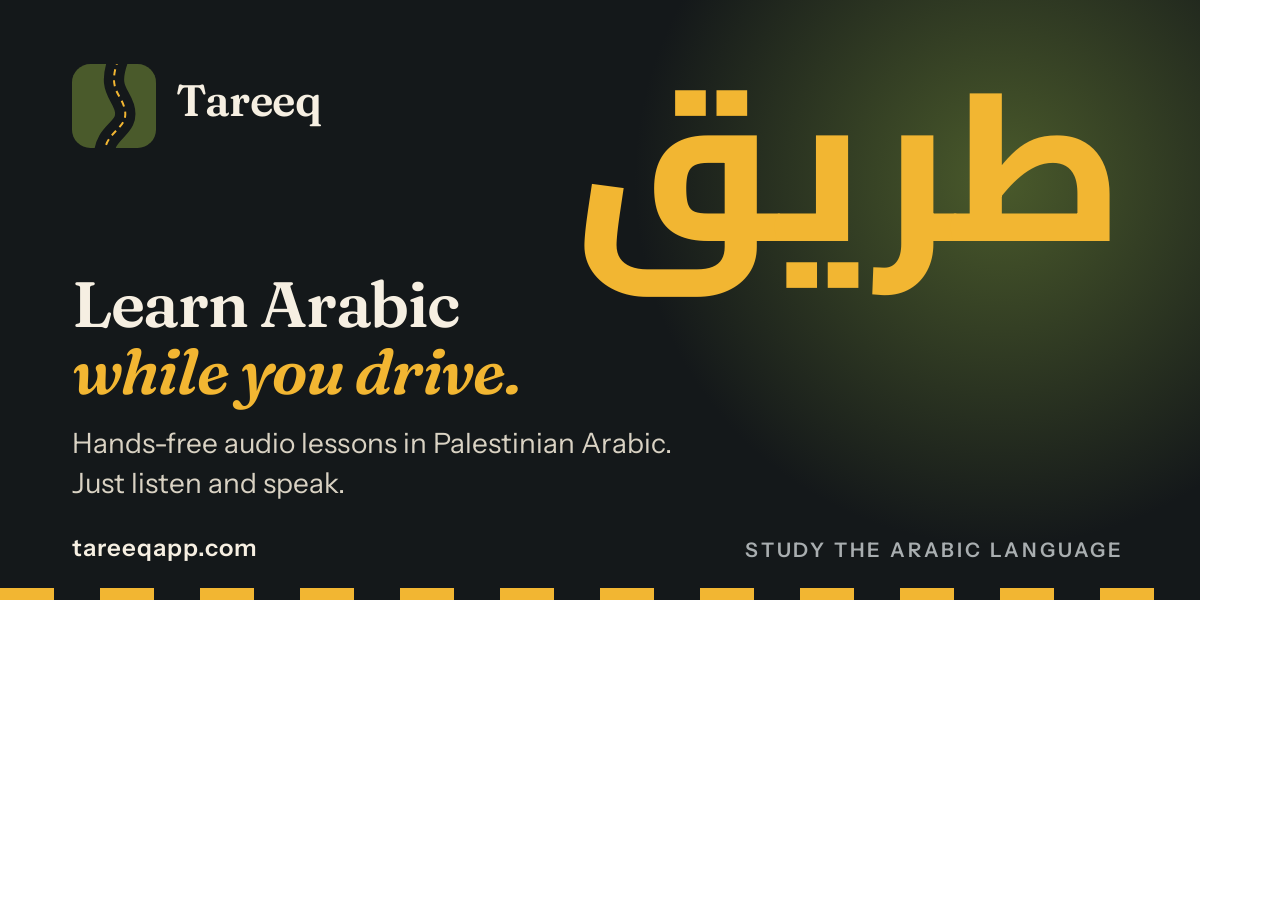
<file: social/twitter.html>
<!doctype html>
<html lang="en"><head><meta charset="utf-8">
<link rel="stylesheet" href="../css/tokens.css">
<style>
  html,body{margin:0}
  .card{width:1200px;height:var(--h,630px);position:relative;overflow:hidden;background:#14181a;color:#f6efe2;font-family:var(--font-body)}
  .glow{position:absolute;right:-180px;top:-200px;width:760px;height:760px;border-radius:50%;background:radial-gradient(circle,#4a5a2b 0%,rgba(74,90,43,0) 68%)}
  .mark{position:absolute;left:72px;top:64px;width:84px;height:84px}
  .brand{position:absolute;left:176px;top:78px;font:600 44px/1 var(--font-display);letter-spacing:-.01em}
  .ar{position:absolute;right:76px;top:48px;font:800 210px/1.15 var(--font-arabic);color:#f2b632;direction:rtl}
  .copy{position:absolute;left:72px;top:calc(var(--h,630px) - 330px);width:640px}
  h1{margin:0 0 20px;font:600 64px/1.05 var(--font-display);letter-spacing:-.02em}
  h1 em{font-style:italic;color:#f2b632}
  p{margin:0;font:400 28px/1.4 var(--font-body);color:#d9d2c3}
  .url{position:absolute;left:72px;bottom:38px;font:600 24px var(--font-body);letter-spacing:.04em;color:#f6efe2}
  .road{position:absolute;left:0;right:0;bottom:0;height:12px;background:repeating-linear-gradient(90deg,#f2b632 0 54px,transparent 54px 100px)}
  .tag{position:absolute;right:76px;bottom:38px;font:600 20px var(--font-body);letter-spacing:.14em;text-transform:uppercase;color:#a9aeb0}
</style></head><body>
<div class="card" style="--h:600px">
  <div class="glow"></div>
  <img class="mark" src="../assets/brand/tareeq-mark.svg" alt="">
  <div class="brand">Tareeq</div>
  <div class="ar" lang="ar" dir="rtl">طريق</div>
  <div class="copy">
    <h1>Learn Arabic<br><em>while you drive.</em></h1>
    <p>Hands-free audio lessons in Palestinian Arabic. Just listen and speak.</p>
  </div>
  <div class="url">tareeqapp.com</div>
  <div class="tag">Study the Arabic language</div>
  <div class="road"></div>
</div>
</body></html>
</file>
<file: css/tokens.css>
/* Tareeq design tokens — طريق
   Single source of truth. See DESIGN.md for usage rules. */

@font-face { font-family: "Fraunces"; font-weight: 600; font-style: normal; font-display: swap; src: url("../assets/fonts/fraunces-latin-600-normal.woff2") format("woff2"); }
@font-face { font-family: "Fraunces"; font-weight: 700; font-style: normal; font-display: swap; src: url("../assets/fonts/fraunces-latin-700-normal.woff2") format("woff2"); }
@font-face { font-family: "Fraunces"; font-weight: 600; font-style: italic; font-display: swap; src: url("../assets/fonts/fraunces-latin-600-italic.woff2") format("woff2"); }
@font-face { font-family: "Instrument Sans"; font-weight: 400; font-style: normal; font-display: swap; src: url("../assets/fonts/instrument-sans-latin-400-normal.woff2") format("woff2"); }
@font-face { font-family: "Instrument Sans"; font-weight: 500; font-style: normal; font-display: swap; src: url("../assets/fonts/instrument-sans-latin-500-normal.woff2") format("woff2"); }
@font-face { font-family: "Instrument Sans"; font-weight: 600; font-style: normal; font-display: swap; src: url("../assets/fonts/instrument-sans-latin-600-normal.woff2") format("woff2"); }
@font-face { font-family: "Cairo"; font-weight: 600; font-style: normal; font-display: swap; unicode-range: U+0600-06FF, U+200C-200E, U+2010-2011, U+204F, U+2E41, U+FB50-FDFF, U+FE80-FEFC; src: url("../assets/fonts/cairo-arabic-600-normal.woff2") format("woff2"); }
@font-face { font-family: "Cairo"; font-weight: 700; font-style: normal; font-display: swap; unicode-range: U+0600-06FF, U+200C-200E, U+2010-2011, U+204F, U+2E41, U+FB50-FDFF, U+FE80-FEFC; src: url("../assets/fonts/cairo-arabic-700-normal.woff2") format("woff2"); }
@font-face { font-family: "Cairo"; font-weight: 800; font-style: normal; font-display: swap; unicode-range: U+0600-06FF, U+200C-200E, U+2010-2011, U+204F, U+2E41, U+FB50-FDFF, U+FE80-FEFC; src: url("../assets/fonts/cairo-arabic-800-normal.woff2") format("woff2"); }

:root {
  /* Colour — raw palette */
  --asphalt-900: #14181a;   /* night road: dark surfaces, primary text */
  --asphalt-700: #2a3033;
  --asphalt-500: #5b6165;   /* secondary text on cream (5.5:1) */
  --asphalt-300: #a9aeb0;
  --olive-700: #4a5a2b;     /* brand primary (6.6:1 on cream) */
  --olive-500: #6b7f3a;
  --olive-100: #e4e8d3;
  --saffron-500: #f2b632;   /* the road line: accents, focus, highlights (9.8:1 on asphalt) */
  --saffron-200: #fbe3a4;
  --terracotta-600: #b84630; /* alerts, "wrong answer" states (white text 5.3:1) */
  --terracotta-100: #f6dcd4;
  --cream-50: #fbf7ee;
  --cream-100: #f6efe2;     /* page background */
  --cream-200: #ebdfc8;
  --cream-300: #d9c9a8;

  /* Colour — semantic roles (light) */
  --bg: var(--cream-100);
  --bg-raised: var(--cream-50);
  --bg-sunken: var(--cream-200);
  --bg-inverse: var(--asphalt-900);
  --text: var(--asphalt-900);
  --text-muted: var(--asphalt-500);
  --text-inverse: var(--cream-100);
  --brand: var(--olive-700);
  --brand-hover: #3b4922;
  --on-brand: var(--cream-50);
  --accent: var(--saffron-500);
  --on-accent: var(--asphalt-900);
  --danger: var(--terracotta-600);
  --on-danger: #ffffff;
  --success: var(--olive-700);
  --border: var(--cream-300);
  --focus-ring: 0 0 0 3px var(--cream-100), 0 0 0 6px var(--asphalt-900);

  /* Typography */
  --font-display: "Fraunces", "Iowan Old Style", Georgia, serif;
  --font-body: "Instrument Sans", system-ui, -apple-system, "Segoe UI", sans-serif;
  --font-arabic: "Cairo", "Noto Naskh Arabic", "Geeza Pro", "Segoe UI", Tahoma, sans-serif;

  --text-xs: 0.8125rem;   /* 13 */
  --text-sm: 0.9375rem;   /* 15 */
  --text-md: 1.0625rem;   /* 17 body */
  --text-lg: 1.3125rem;   /* 21 */
  --text-xl: 1.75rem;     /* 28 */
  --text-2xl: 2.5rem;     /* 40 */
  --text-3xl: clamp(2.5rem, 6vw, 4.25rem);
  --text-arabic-lg: 2.25rem;
  --text-arabic-xl: clamp(3rem, 8vw, 5.5rem);
  --leading-tight: 1.1;
  --leading-body: 1.55;
  --leading-arabic: 1.7;  /* Arabic needs more vertical room */

  /* Spacing — 4px base */
  --space-1: 0.25rem; --space-2: 0.5rem; --space-3: 0.75rem; --space-4: 1rem;
  --space-5: 1.5rem; --space-6: 2rem; --space-7: 3rem; --space-8: 4.5rem; --space-9: 7rem;

  /* Shape */
  --radius-sm: 8px; --radius-md: 14px; --radius-lg: 24px; --radius-pill: 999px;
  --shadow-sm: 0 1px 2px rgb(20 24 26 / 0.08);
  --shadow-md: 0 8px 24px rgb(20 24 26 / 0.10);

  /* Layout & motion */
  --content-width: 68rem;
  --reading-width: 40rem;
  --tap-min: 56px;        /* oversized targets: used while stopped, never while driving */
  --ease: cubic-bezier(0.2, 0.7, 0.2, 1);
  --dur-fast: 120ms; --dur: 220ms;
}

/* Dark mode: the in-car / night-driving theme */
@media (prefers-color-scheme: dark) {
  :root {
    --bg: var(--asphalt-900);
    --bg-raised: var(--asphalt-700);
    --bg-sunken: #0d1011;
    --bg-inverse: var(--cream-100);
    --text: var(--cream-100);
    --text-muted: var(--asphalt-300);
    --text-inverse: var(--asphalt-900);
    --brand: var(--saffron-500);
    --brand-hover: #ffc94d;
    --on-brand: var(--asphalt-900);
    --accent: var(--saffron-500);
    --border: #3a4144;
    --focus-ring: 0 0 0 3px var(--asphalt-900), 0 0 0 6px var(--saffron-500);
    --shadow-sm: none; --shadow-md: none;
  }
}

@media (prefers-reduced-motion: reduce) {
  :root { --dur-fast: 0ms; --dur: 0ms; }
}
</file>
<file: css/base.css>
/* Tareeq base + components. Requires tokens.css. */
*, *::before, *::after { box-sizing: border-box; }
html { -webkit-text-size-adjust: 100%; }
body {
  margin: 0; background: var(--bg); color: var(--text);
  font-family: var(--font-body); font-size: var(--text-md); line-height: var(--leading-body);
  -webkit-font-smoothing: antialiased;
}
img, svg { max-width: 100%; display: block; }
a { color: var(--brand); text-underline-offset: 0.2em; }
a:hover { color: var(--brand-hover); }
:focus-visible { outline: none; box-shadow: var(--focus-ring); border-radius: var(--radius-sm); }

h1, h2, h3 { font-family: var(--font-display); font-weight: 600; line-height: var(--leading-tight); letter-spacing: -0.015em; margin: 0 0 var(--space-4); }
h1 { font-size: var(--text-3xl); }
h2 { font-size: var(--text-2xl); }
h3 { font-size: var(--text-xl); }
p { margin: 0 0 var(--space-4); max-width: var(--reading-width); }
.eyebrow { font-size: var(--text-xs); font-weight: 600; letter-spacing: 0.14em; text-transform: uppercase; color: var(--text-muted); margin-bottom: var(--space-3); }
.ar, [lang="ar"] { font-family: var(--font-arabic); line-height: var(--leading-arabic); font-weight: 700; }
.wrap { width: min(100% - 2.5rem, var(--content-width)); margin-inline: auto; }
.skip { position: absolute; left: -999px; } .skip:focus { left: var(--space-4); top: var(--space-4); background: var(--bg-raised); padding: var(--space-2) var(--space-4); z-index: 10; }

/* Road line: the signature divider (dashed saffron centre line) */
.roadline { height: 4px; border: 0; margin: var(--space-7) 0;
  background: repeating-linear-gradient(90deg, var(--accent) 0 28px, transparent 28px 52px); }

/* Buttons */
.btn { display: inline-flex; align-items: center; justify-content: center; gap: var(--space-2);
  min-height: var(--tap-min); padding: 0 var(--space-6); border: 2px solid transparent; border-radius: var(--radius-pill);
  font: 600 var(--text-md)/1 var(--font-body); text-decoration: none; cursor: pointer;
  transition: background var(--dur-fast) var(--ease), transform var(--dur-fast) var(--ease); }
.btn:active { transform: translateY(1px); }
.btn-primary { background: var(--brand); color: var(--on-brand); }
.btn-primary:hover { background: var(--brand-hover); color: var(--on-brand); }
.btn-accent { background: var(--accent); color: var(--on-accent); }
.btn-ghost { background: transparent; color: var(--text); border-color: var(--text); }
.btn-ghost:hover { background: var(--bg-sunken); color: var(--text); }
.btn-danger { background: var(--danger); color: var(--on-danger); }

/* Cards */
.card { background: var(--bg-raised); border: 1px solid var(--border); border-radius: var(--radius-lg); padding: var(--space-6); box-shadow: var(--shadow-sm); }

/* Phrase card: the core learning unit (Arabic, transliteration, English) */
.phrase { display: grid; gap: var(--space-2); text-align: center; padding: var(--space-7) var(--space-6); border-radius: var(--radius-lg); background: var(--bg-inverse); color: var(--text-inverse); }
.phrase .ar { font-size: var(--text-arabic-xl); font-weight: 800; color: var(--accent); }
.phrase .translit { font-family: var(--font-display); font-style: italic; font-size: var(--text-xl); }
.phrase .en { font-size: var(--text-lg); opacity: 0.85; }

/* Chips and states */
.chip { display: inline-flex; padding: var(--space-1) var(--space-3); border-radius: var(--radius-pill); font-size: var(--text-xs); font-weight: 600; background: var(--olive-100); color: var(--olive-700); }
.chip-accent { background: var(--saffron-200); color: var(--asphalt-900); }
.chip-danger { background: var(--terracotta-100); color: var(--terracotta-600); }

/* Form */
.field { display: grid; gap: var(--space-2); }
.field label { font-weight: 600; font-size: var(--text-sm); }
.input { min-height: 48px; padding: 0 var(--space-4); font: inherit; color: var(--text); background: var(--bg-raised); border: 2px solid var(--border); border-radius: var(--radius-md); }
.input:focus-visible { border-color: var(--brand); }

/* Progress */
.progress { height: 10px; border-radius: var(--radius-pill); background: var(--bg-sunken); overflow: hidden; }
.progress > span { display: block; height: 100%; width: var(--value, 40%); background: var(--accent); border-radius: inherit; }

/* Header / footer */
.site-header { display: flex; align-items: center; justify-content: space-between; padding: var(--space-5) 0; }
.brand { display: inline-flex; align-items: center; gap: var(--space-3); color: var(--text); text-decoration: none; font-family: var(--font-display); font-weight: 600; font-size: var(--text-lg); }
.brand img { width: 40px; height: 40px; }
.site-footer { padding: var(--space-7) 0; color: var(--text-muted); font-size: var(--text-sm); border-top: 1px solid var(--border); margin-top: var(--space-8); }
</file>
